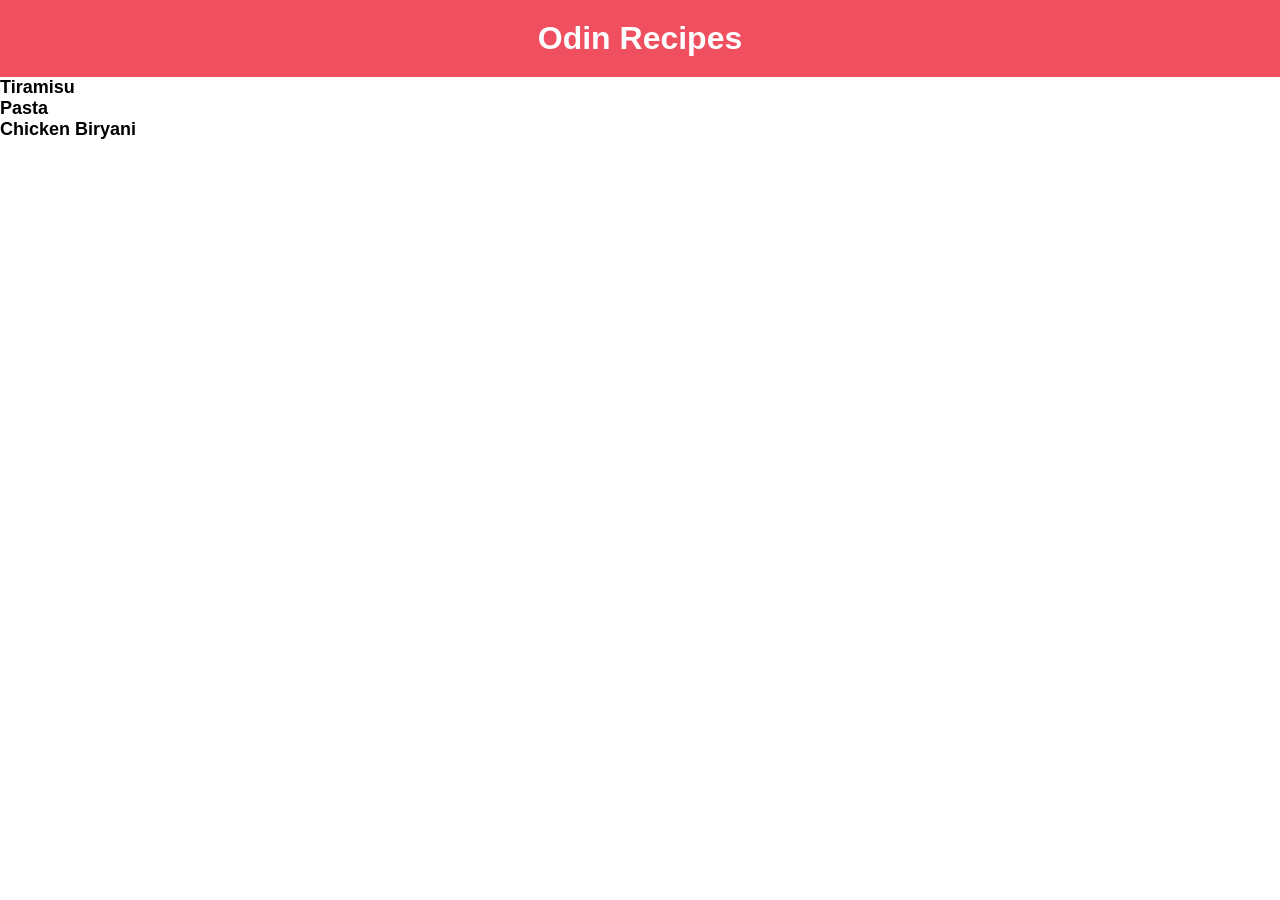
<file: index.html>
<!DOCTYPE html>
<html lang="en">
<head>
    <meta charset="UTF-8">
    <meta name="viewport" content="width=device-width, initial-scale=1.0">
    <title>Odin Recipes</title>
    <link rel="stylesheet" href="style.css">
</head>
<body>
    <h1>Odin Recipes</h1>

        <ul>
            <li><a href="recipes/Tiramisu.html" target="_blank" rel="noopener noreferrer">Tiramisu</a></li>
            <li><a href="recipes/pasta.html" target="_blank" rel="noopener noreferrer">Pasta</a></li>
            <li><a href="recipes/chicken-biryani.html" target="_blank" rel="noopener noreferrer">Chicken Biryani</a></li>
        </ul>
</body>
</html>
</file>
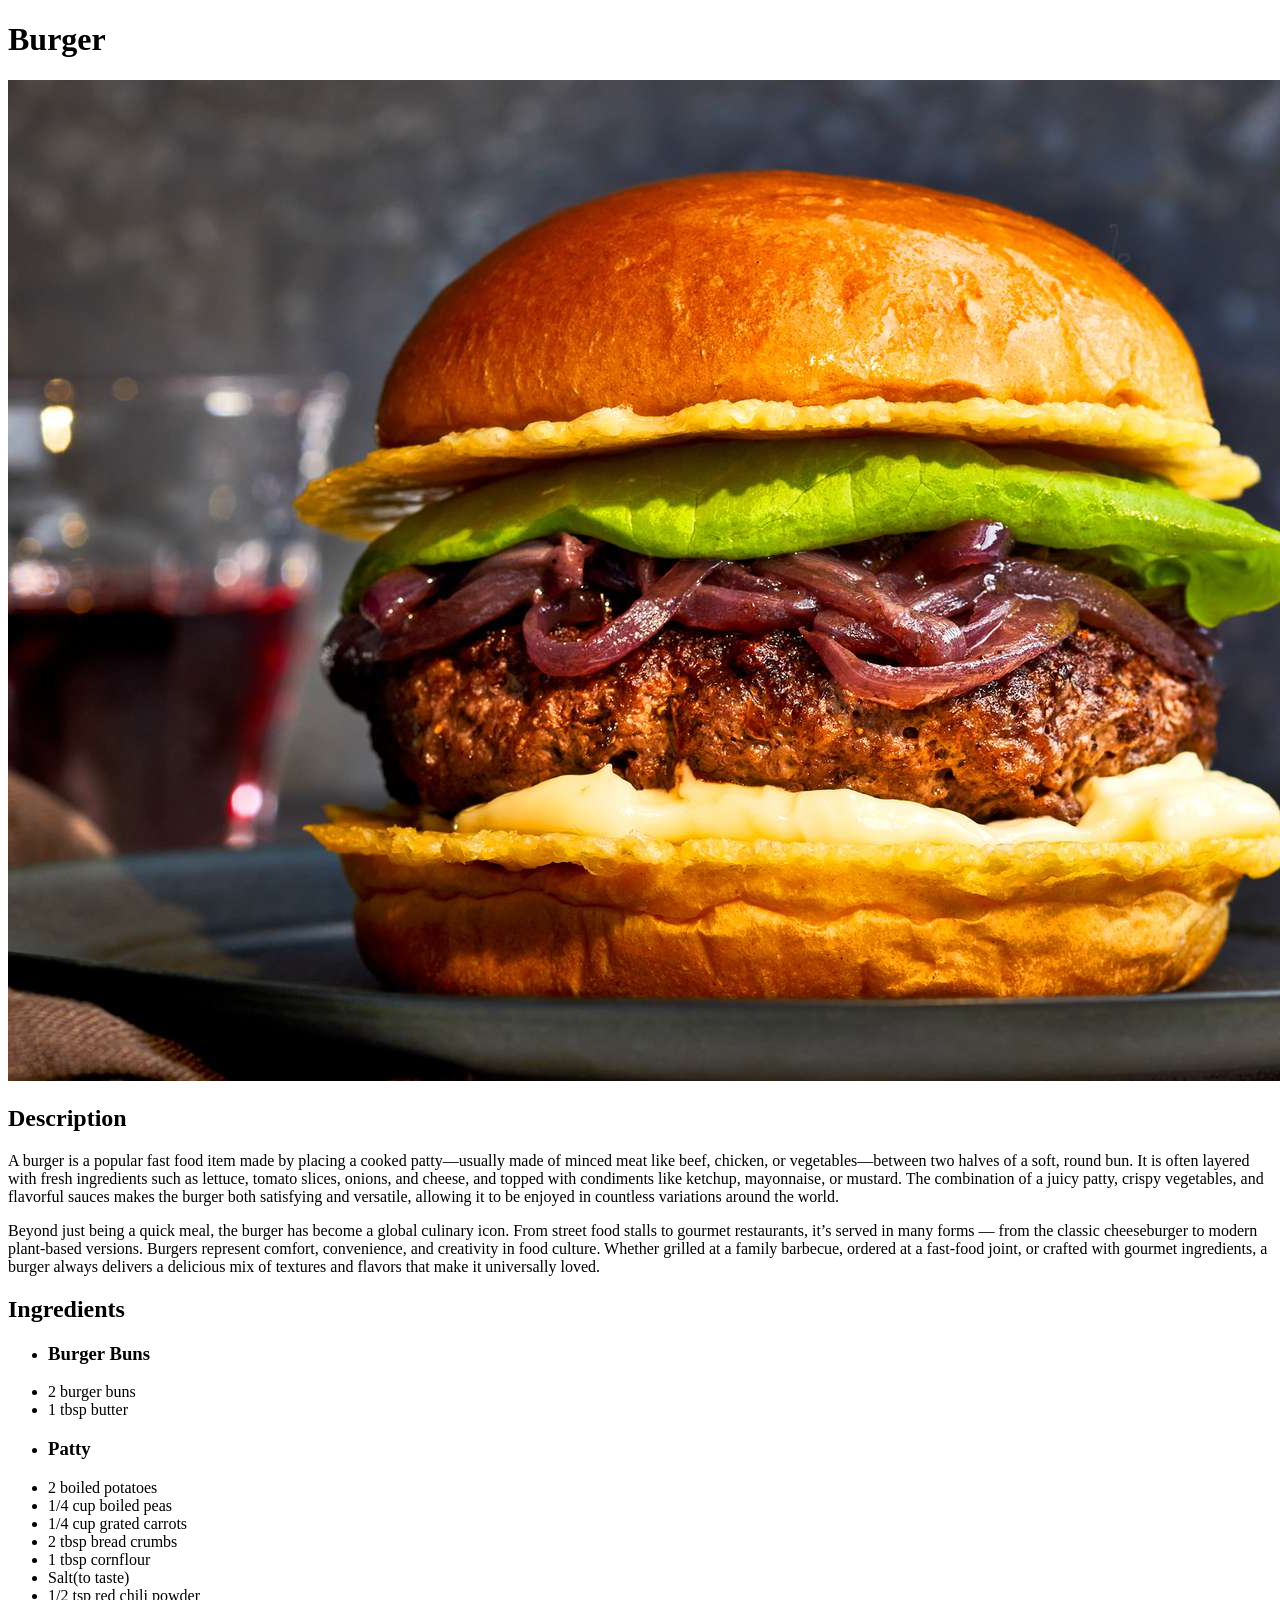
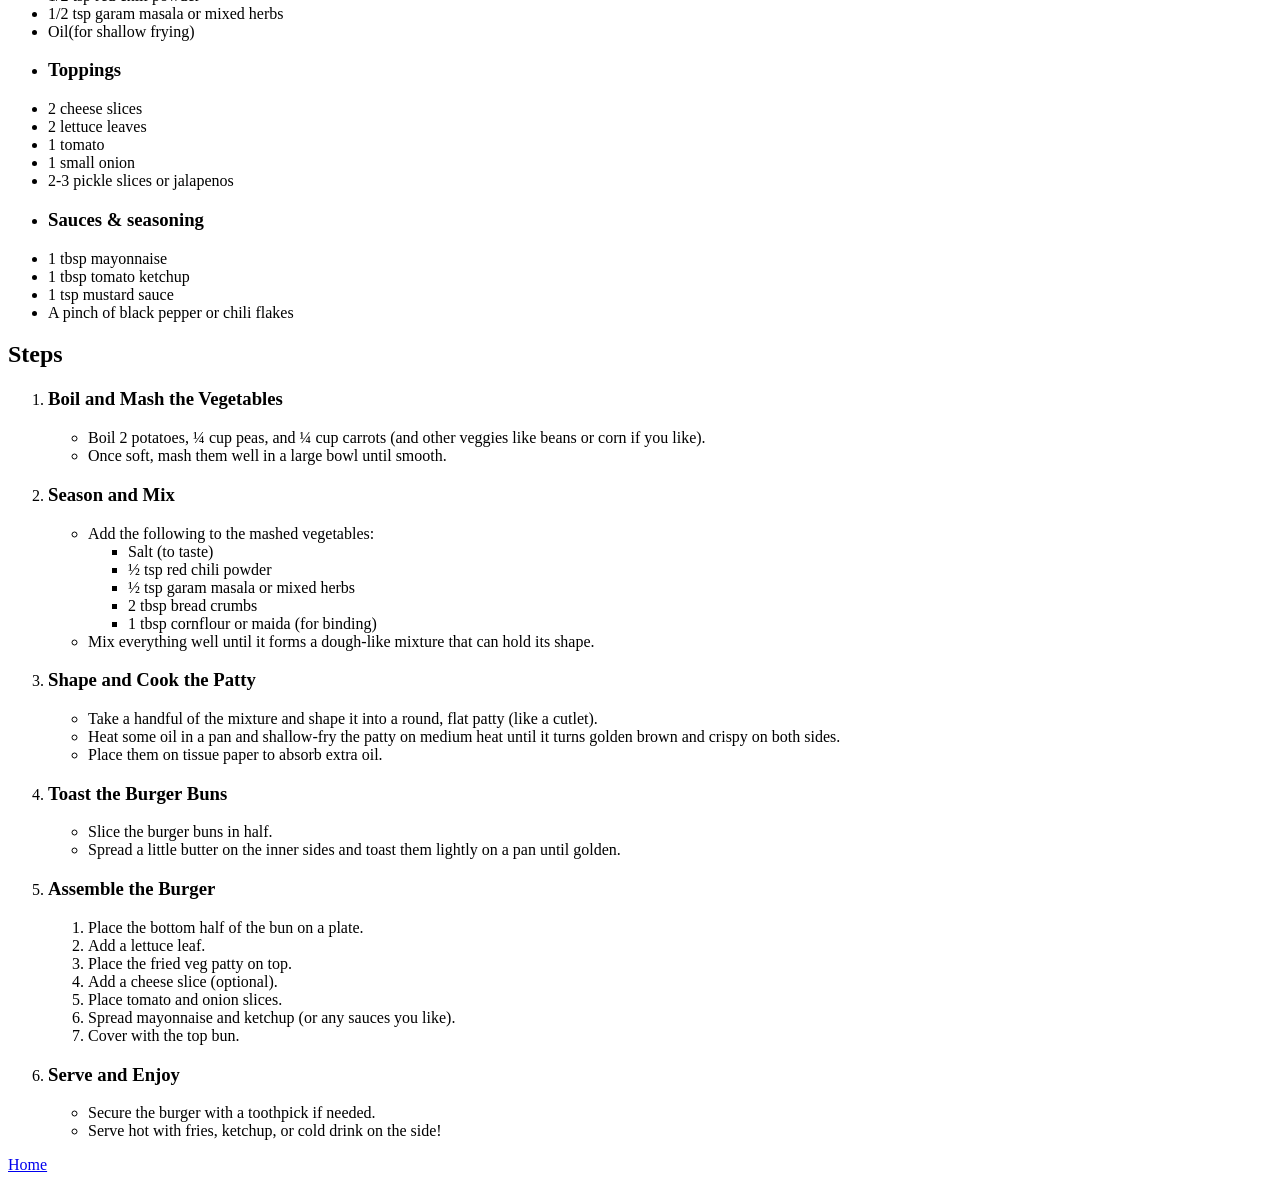
<file: recipes/burger.html>
<!DOCTYPE html>
<html lang="en">
<head>
    <meta charset="UTF-8">
    <meta name="viewport" content="width=device-width, initial-scale=1.0">
    <title>Burger</title>
</head>
<body>
    <h1>Burger</h1>
    <img src="../Img/Burger.jpg" alt="Burger">
    <h2>Description</h2>
    <p>A burger is a popular fast food item made by placing a cooked patty—usually made of minced meat like beef, chicken, or vegetables—between two halves of a soft, round bun. It is often layered with fresh ingredients such as lettuce, tomato slices, onions, and cheese, and topped with condiments like ketchup, mayonnaise, or mustard. The combination of a juicy patty, crispy vegetables, and flavorful sauces makes the burger both satisfying and versatile, allowing it to be enjoyed in countless variations around the world.</p>

    <p>Beyond just being a quick meal, the burger has become a global culinary icon. From street food stalls to gourmet restaurants, it’s served in many forms — from the classic cheeseburger to modern plant-based versions. Burgers represent comfort, convenience, and creativity in food culture. Whether grilled at a family barbecue, ordered at a fast-food joint, or crafted with gourmet ingredients, a burger always delivers a delicious mix of textures and flavors that make it universally loved.</p>
    
    <h2>Ingredients</h2>
    <ul>
        <li><h3>Burger Buns</h3></li>
        <li>2 burger buns</li>
        <li>1 tbsp butter</li>
        <li><h3>Patty</h3></li>
        <li>2 boiled potatoes</li>
        <li>1/4 cup boiled peas</li>
        <li>1/4 cup grated carrots</li>
        <li>2 tbsp bread crumbs</li>
        <li>1 tbsp cornflour</li>
        <li>Salt(to taste)</li>
        <li>1/2 tsp red chili powder</li>
        <li>1/2 tsp garam masala or mixed herbs</li>
        <li>Oil(for shallow frying)</li>
        <li><h3>Toppings</h3></li>
        <li>2 cheese slices</li>
        <li>2 lettuce leaves</li>
        <li>1 tomato</li>
        <li>1 small onion</li>
        <li>2-3 pickle slices or jalapenos</li>
        <li><h3>Sauces & seasoning</h3></li>
        <li>1 tbsp mayonnaise</li>
        <li>1 tbsp tomato ketchup</li>
        <li>1 tsp mustard sauce</li>
        <li>A pinch of black pepper or chili flakes</li>
    </ul>

    <h2>Steps</h2>
    <ol>
        <li>
            <h3>Boil and Mash the Vegetables</h3>
            <ul>
                <li>Boil 2 potatoes, ¼ cup peas, and ¼ cup carrots (and other veggies like beans or corn if you like).</li>
                <li>Once soft, mash them well in a large bowl until smooth.</li>
            </ul>
        </li>
        <li>
            <h3>Season and Mix</h3>
            <ul>
                <li>Add the following to the mashed vegetables:</li>
                <ul>
                    <li>Salt (to taste)</li>
                    <li>½ tsp red chili powder</li>
                    <li>½ tsp garam masala or mixed herbs</li>
                    <li>2 tbsp bread crumbs</li>
                    <li>1 tbsp cornflour or maida (for binding)</li>
                </ul>
                <li>Mix everything well until it forms a dough-like mixture that can hold its shape.</li>
            </ul>
        </li>
        <li>
            <h3>Shape and Cook the Patty</h3>
            <ul>
                <li>Take a handful of the mixture and shape it into a round, flat patty (like a cutlet).</li>
                <li>Heat some oil in a pan and shallow-fry the patty on medium heat until it turns golden brown and crispy on both sides.</li>
                <li>Place them on tissue paper to absorb extra oil.</li>
            </ul>
        </li>
        <li>
            <h3>Toast the Burger Buns</h3>
            <ul>
                <li>Slice the burger buns in half.</li>
                <li>Spread a little butter on the inner sides and toast them lightly on a pan until golden.</li>
            </ul>
        </li>
        <li>
            <h3>Assemble the Burger</h3>
            <ol>
                <li>Place the bottom half of the bun on a plate.</li>
                <li>Add a lettuce leaf.</li>
                <li>Place the fried veg patty on top.</li>
                <li>Add a cheese slice (optional).</li>
                <li>Place tomato and onion slices.</li>
                <li>Spread mayonnaise and ketchup (or any sauces you like).</li>
                <li>Cover with the top bun.</li>
            </ol>
        </li>
        <li>
            <h3>Serve and Enjoy</h3>
            <ul>
                <li>Secure the burger with a toothpick if needed.</li>
                <li>Serve hot with fries, ketchup, or cold drink on the side!</li>
            </ul>
        </li>
    </ol>

    <a href="../index.html">Home</a>
</body>
</html>
</file>
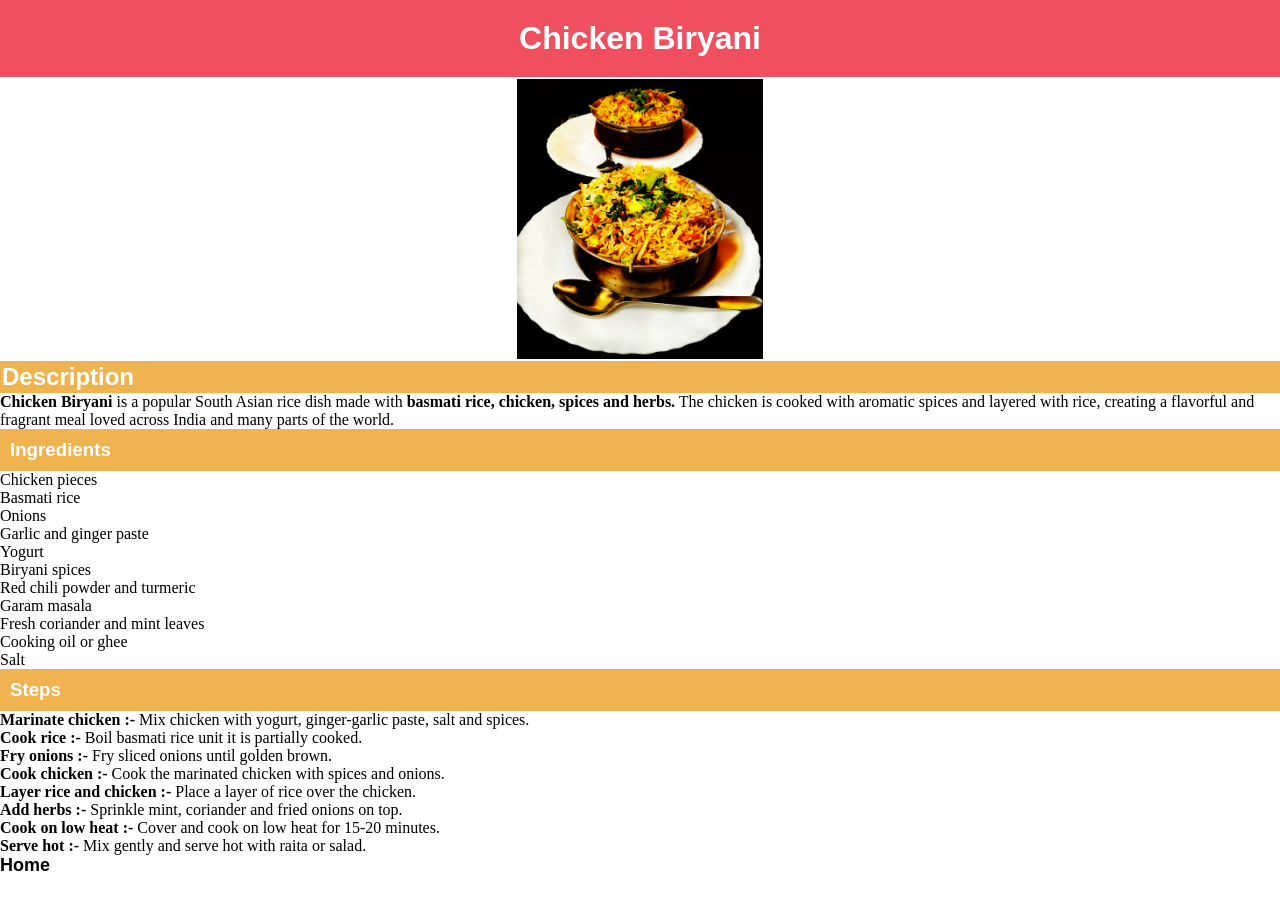
<file: recipes/chicken-biryani.html>
<!DOCTYPE html>
<html lang="en">
<head>
    <meta charset="UTF-8">
    <meta name="viewport" content="width=device-width, initial-scale=1.0">
    <title>Chicken Biryani</title>
    <link rel="stylesheet" href="../style.css">
</head>
<body>
    <h1>Chicken Biryani</h1>
    <img src="../images/biryani.jpg" alt="Chicken Biryani" width="2247px" height="2559px">
    <h2>Description</h2>
    <p><strong>Chicken Biryani</strong> is a popular South Asian rice dish made with <strong>basmati rice, chicken, spices and herbs.</strong> The chicken is cooked with aromatic spices and layered with rice, creating a flavorful and fragrant meal loved across India and many parts of the world.</p>

    <h3>Ingredients</h3>

    <ul>
        <li>Chicken pieces</li>
        <li>Basmati rice</li>
        <li>Onions</li>
        <li>Garlic and ginger paste</li>
        <li>Yogurt</li>
        <li>Biryani spices</li>
        <li>Red chili powder and turmeric</li>
        <li>Garam masala</li>
        <li>Fresh coriander and mint leaves</li>
        <li>Cooking oil or ghee</li>
        <li>Salt</li>
    </ul>

    <h3>Steps</h3>
    <ol>
        <li><Strong>Marinate chicken :- </Strong>Mix chicken with yogurt, ginger-garlic paste, salt and spices.</li>
        <li><strong>Cook rice :- </strong>Boil basmati rice unit it is partially cooked.</li>
        <li><strong>Fry onions :- </strong>Fry sliced onions until golden brown.</li>
        <li><strong>Cook chicken :- </strong>Cook the marinated chicken with spices and onions.</li>
        <li><strong>Layer rice and chicken :- </strong>Place a layer of rice over the chicken.</li>
        <li><strong>Add herbs :- </strong>Sprinkle mint, coriander and fried onions on top.</li>
        <li><strong>Cook on low heat :- </strong>Cover and cook on low heat for 15-20 minutes.</li>
        <li><strong>Serve hot :- </strong>Mix gently and serve hot with raita or salad.</li>
    </ol>

    <a href="../index.html">Home</a>
</body>
</html>
</file>
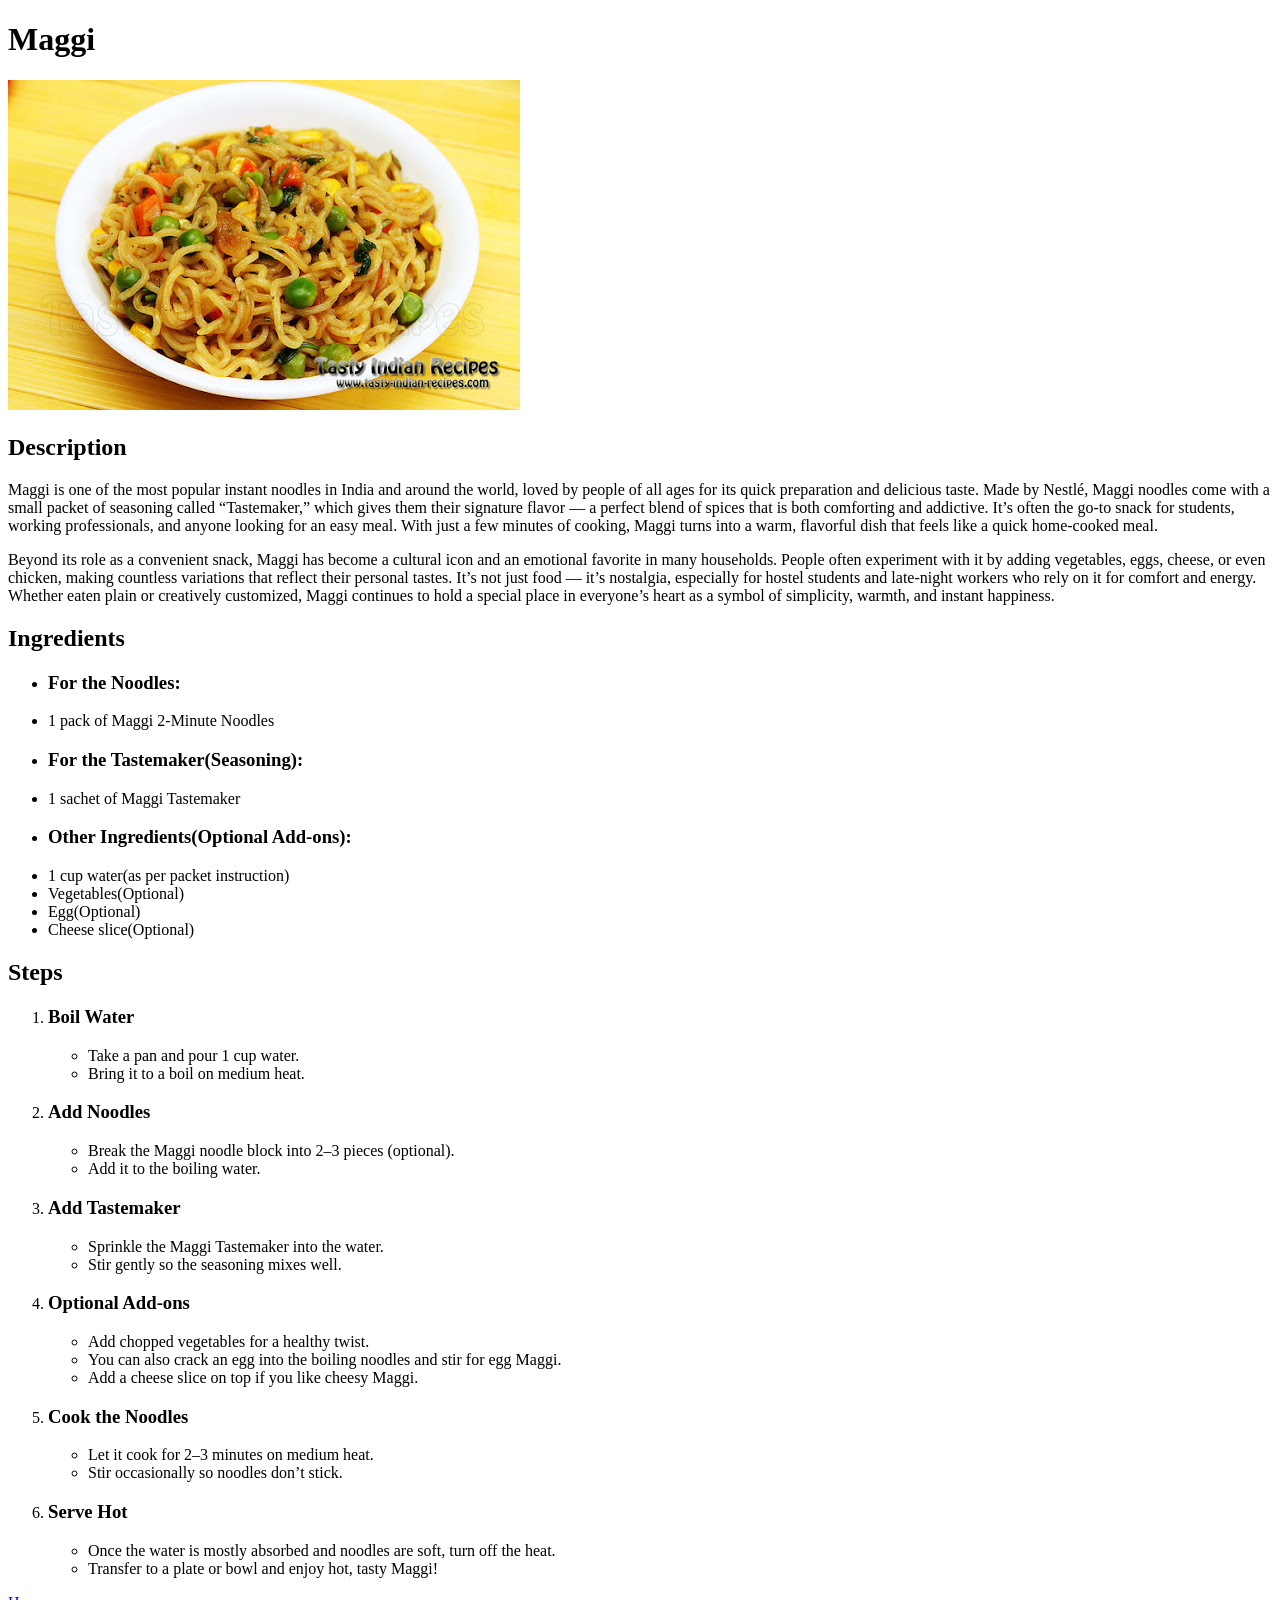
<file: recipes/maggi.html>
<!DOCTYPE html>
<html lang="en">
<head>
    <meta charset="UTF-8">
    <meta name="viewport" content="width=device-width, initial-scale=1.0">
    <title>Maggi</title>
</head>
<body>
    <h1>Maggi</h1>
    <img src="../Img/Maggi.jpg" alt="Maggi">
    <h2>Description</h2>
    <p>Maggi is one of the most popular instant noodles in India and around the world, loved by people of all ages for its quick preparation and delicious taste. Made by Nestlé, Maggi noodles come with a small packet of seasoning called “Tastemaker,” which gives them their signature flavor — a perfect blend of spices that is both comforting and addictive. It’s often the go-to snack for students, working professionals, and anyone looking for an easy meal. With just a few minutes of cooking, Maggi turns into a warm, flavorful dish that feels like a quick home-cooked meal.</p>
    <p>Beyond its role as a convenient snack, Maggi has become a cultural icon and an emotional favorite in many households. People often experiment with it by adding vegetables, eggs, cheese, or even chicken, making countless variations that reflect their personal tastes. It’s not just food — it’s nostalgia, especially for hostel students and late-night workers who rely on it for comfort and energy. Whether eaten plain or creatively customized, Maggi continues to hold a special place in everyone’s heart as a symbol of simplicity, warmth, and instant happiness.</p>

    <h2>Ingredients</h2>
    <ul>
        <li><h3>For the Noodles:</h3></li>
        <li>1 pack of Maggi 2-Minute Noodles</li>
        <li><h3>For the Tastemaker(Seasoning):</h3></li>
        <li>1 sachet of Maggi Tastemaker</li>
        <li><h3>Other Ingredients(Optional Add-ons):</h3></li>
        <li>1 cup water(as per packet instruction)</li>
        <li>Vegetables(Optional)</li>
        <li>Egg(Optional)</li>
        <li>Cheese slice(Optional)</li>
    </ul>

    <h2>Steps</h2>
    <ol>
        <li>
            <h3>Boil Water</h3>
            <ul>
                <li>Take a pan and pour 1 cup water.</li>
                <li>Bring it to a boil on medium heat.</li>
            </ul>
        </li>
        <li>
            <h3>Add Noodles</h3>
            <ul>
                <li>Break the Maggi noodle block into 2–3 pieces (optional).</li>
                <li>Add it to the boiling water.</li>
            </ul>
        </li>
        <li>
            <h3>Add Tastemaker</h3>
            <ul>
                <li>Sprinkle the Maggi Tastemaker into the water.</li>
                <li>Stir gently so the seasoning mixes well.</li>
            </ul>
        </li>
        <li>
            <h3>Optional Add-ons</h3>
            <ul>
                <li>Add chopped vegetables for a healthy twist.</li>
                <li>You can also crack an egg into the boiling noodles and stir for egg Maggi.</li>
                <li>Add a cheese slice on top if you like cheesy Maggi.</li>
            </ul>
        </li>
        <li>
            <h3>Cook the Noodles</h3>
            <ul>
                <li>Let it cook for 2–3 minutes on medium heat.</li>
                <li>Stir occasionally so noodles don’t stick.</li>
            </ul>
        </li>
        <li>
            <h3>Serve Hot</h3>
            <ul>
                <li>Once the water is mostly absorbed and noodles are soft, turn off the heat.</li>
                <li>Transfer to a plate or bowl and enjoy hot, tasty Maggi!</li>
            </ul>
        </li>
    </ol>
    <a href="../index.html">Home</a>
</body>
</html>
</file>
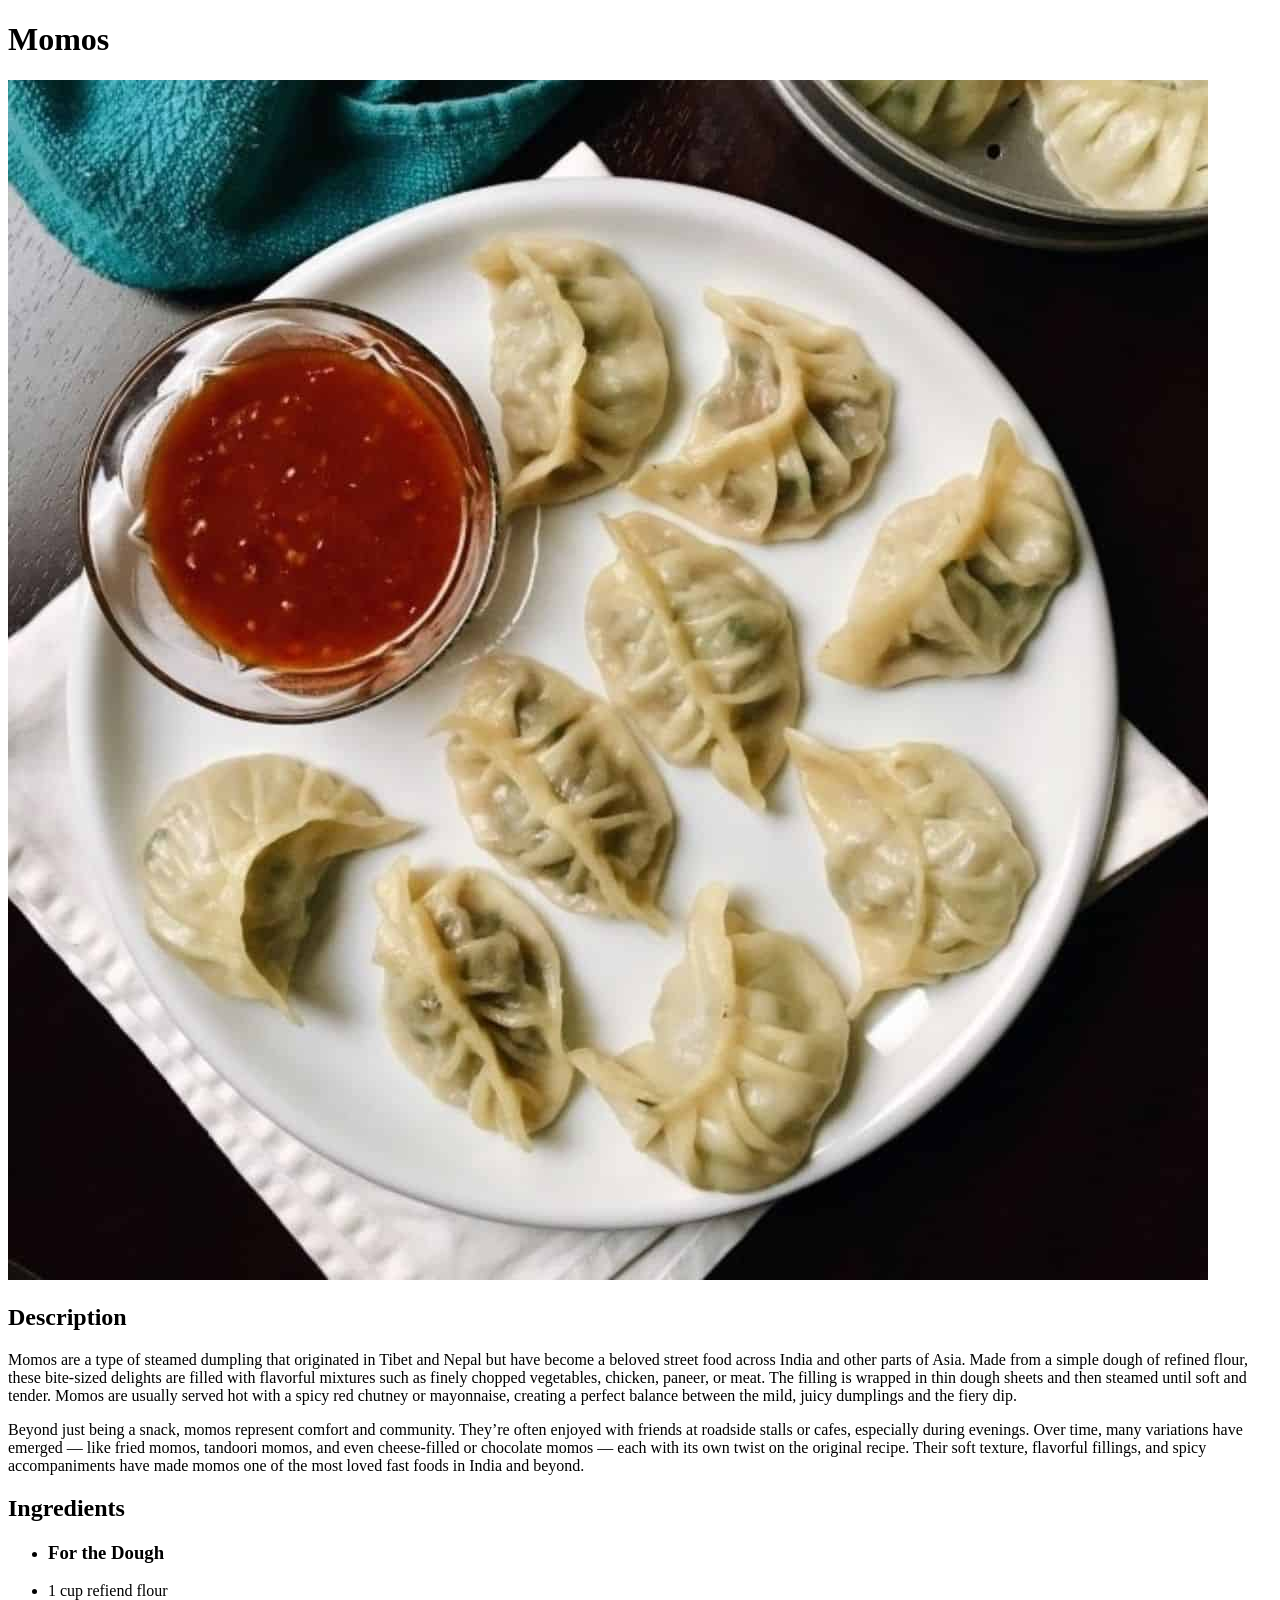
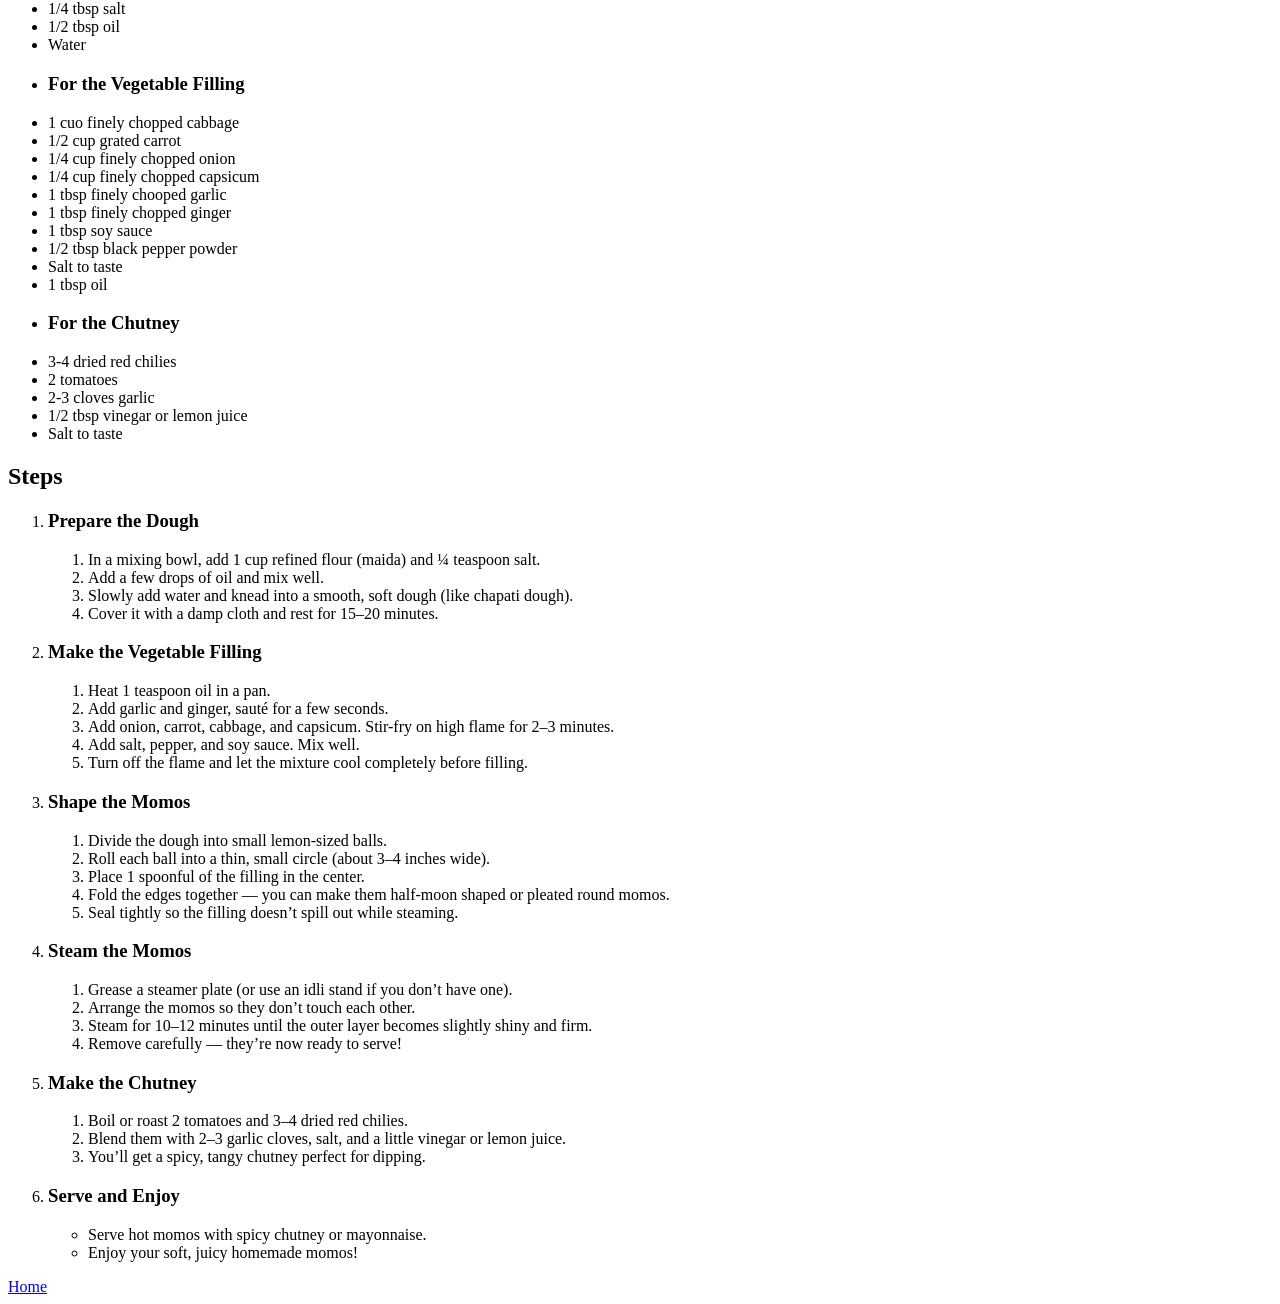
<file: recipes/momos.html>
<!DOCTYPE html>
<html lang="en">
<head>
    <meta charset="UTF-8">
    <meta name="viewport" content="width=device-width, initial-scale=1.0">
    <title>Momos</title>
</head>
<body>
    <h1>Momos</h1>
    <img src="../Img/Momos.jpg" alt="Momos">
    <h2>Description</h2>
    <p>
        Momos are a type of steamed dumpling that originated in Tibet and Nepal but have become a beloved street food across India and other parts of Asia. Made from a simple dough of refined flour, these bite-sized delights are filled with flavorful mixtures such as finely chopped vegetables, chicken, paneer, or meat. The filling is wrapped in thin dough sheets and then steamed until soft and tender. Momos are usually served hot with a spicy red chutney or mayonnaise, creating a perfect balance between the mild, juicy dumplings and the fiery dip.
    </p>
    <p>
        Beyond just being a snack, momos represent comfort and community. They’re often enjoyed with friends at roadside stalls or cafes, especially during evenings. Over time, many variations have emerged — like fried momos, tandoori momos, and even cheese-filled or chocolate momos — each with its own twist on the original recipe. Their soft texture, flavorful fillings, and spicy accompaniments have made momos one of the most loved fast foods in India and beyond.
    </p>

    <h2>Ingredients</h2>
    <ul>
        <li><h3>For the Dough</h3></li>
        <li>1 cup refiend flour</li>
        <li>1/4 tbsp salt</li>
        <li>1/2 tbsp oil</li>
        <li>Water</li>
        <li><h3>For the Vegetable Filling</h3></li>
        <li>1 cuo finely chopped cabbage</li>
        <li>1/2 cup grated carrot</li>
        <li>1/4 cup finely chopped onion</li>
        <li>1/4 cup finely chopped capsicum</li>
        <li>1 tbsp finely chooped garlic</li>
        <li>1 tbsp finely chopped ginger</li>
        <li>1 tbsp soy sauce</li>
        <li>1/2 tbsp black pepper powder</li>
        <li>Salt to taste</li>
        <li>1 tbsp oil</li>
        <li><h3>For the Chutney</h3></li>
        <li>3-4 dried red chilies</li>
        <li>2 tomatoes</li>
        <li>2-3 cloves garlic</li>
        <li>1/2 tbsp vinegar or lemon juice</li>
        <li>Salt to taste</li>
    </ul>

    <h2>Steps</h2>
    <ol>
        <li>
            <h3>Prepare the Dough</h3>
            <ol>
                <li>In a mixing bowl, add 1 cup refined flour (maida) and ¼ teaspoon salt.</li>
                <li>Add a few drops of oil and mix well.</li>
                <li>Slowly add water and knead into a smooth, soft dough (like chapati dough).</li>
                <li>Cover it with a damp cloth and rest for 15–20 minutes.</li>
            </ol>
        </li>
        <li>
            <h3>Make the Vegetable Filling</h3>
            <ol>
                <li>Heat 1 teaspoon oil in a pan.</li>
                <li>Add garlic and ginger, sauté for a few seconds.</li>
                <li>Add onion, carrot, cabbage, and capsicum. Stir-fry on high flame for 2–3 minutes.</li>
                <li>Add salt, pepper, and soy sauce. Mix well.</li>
                <li>Turn off the flame and let the mixture cool completely before filling.</li>
            </ol>
        </li>
        <li>
            <h3>Shape the Momos</h3>
            <ol>
                <li>Divide the dough into small lemon-sized balls.</li>
                <li>Roll each ball into a thin, small circle (about 3–4 inches wide).</li>
                <li>Place 1 spoonful of the filling in the center.</li>
                <li>Fold the edges together — you can make them half-moon shaped or pleated round momos.</li>
                <li>Seal tightly so the filling doesn’t spill out while steaming.</li>
            </ol>
        </li>
        <li>
            <h3>Steam the Momos</h3>
            <ol>
                <li>Grease a steamer plate (or use an idli stand if you don’t have one).</li>
                <li>Arrange the momos so they don’t touch each other.</li>
                <li>Steam for 10–12 minutes until the outer layer becomes slightly shiny and firm.</li>
                <li>Remove carefully — they’re now ready to serve!</li>
            </ol>
        </li>
        <li>
            <h3>Make the Chutney</h3>
            <ol>
                <li>Boil or roast 2 tomatoes and 3–4 dried red chilies.</li>
                <li>Blend them with 2–3 garlic cloves, salt, and a little vinegar or lemon juice.</li>
                <li>You’ll get a spicy, tangy chutney perfect for dipping.</li>
            </ol>
        </li>
        <li>
            <h3>Serve and Enjoy</h3>
            <ul>
                <li>Serve hot momos with spicy chutney or mayonnaise.</li>
                <li>Enjoy your soft, juicy homemade momos!</li>
            </ul>
        </li>
    </ol>
    <a href="../index.html">Home</a>
</body>
</html>
</file>
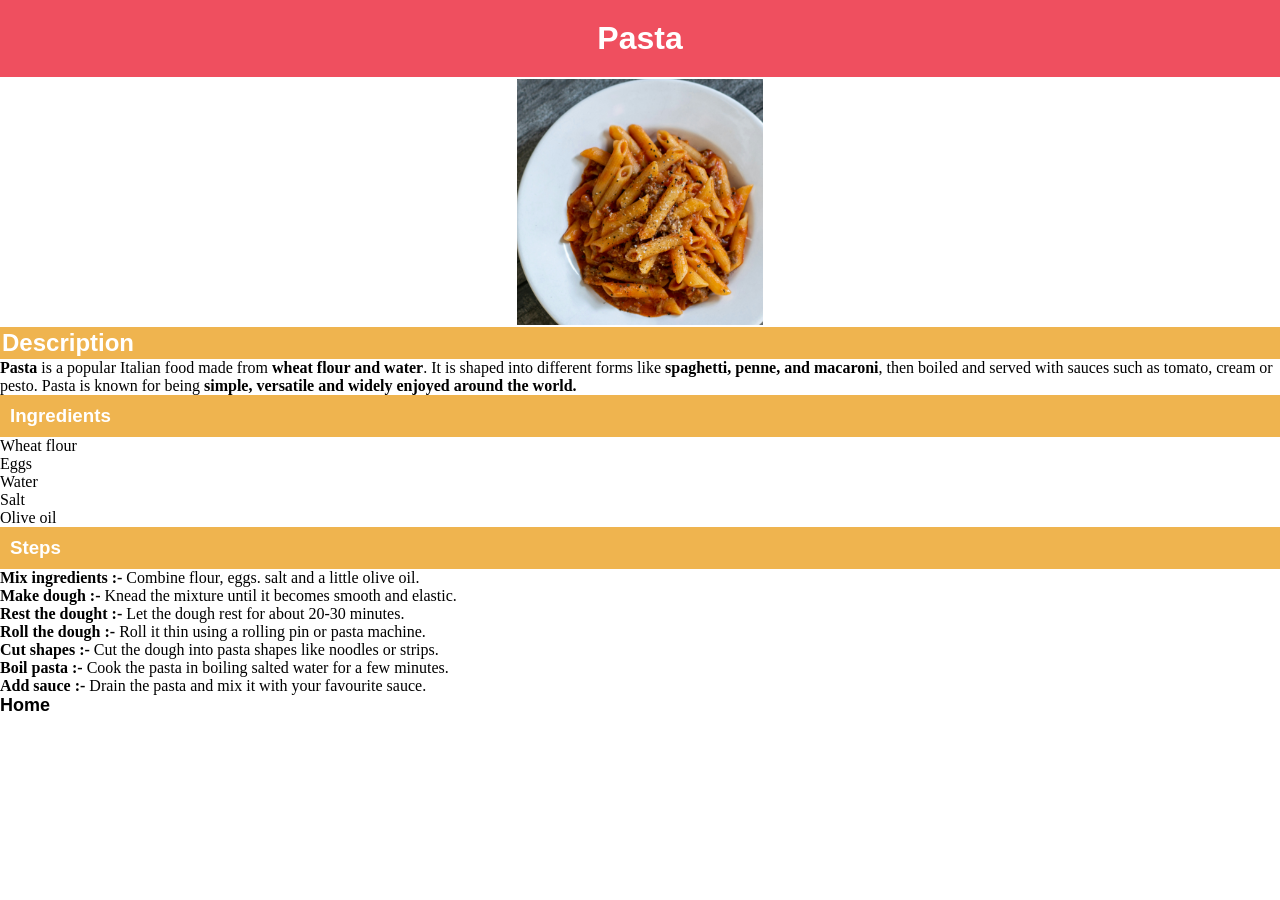
<file: recipes/pasta.html>
<!DOCTYPE html>
<html lang="en">
<head>
    <meta charset="UTF-8">
    <meta name="viewport" content="width=device-width, initial-scale=1.0">
    <title>Pasta</title>
    <link rel="stylesheet" href="../style.css">
</head>
<body>
    <h1>Pasta</h1>
    <img src="../images/pasta.jpg" alt="Pasta" width="2706px" height="2706px">
    <h2>Description</h2>
    <p><strong>Pasta</strong> is a popular Italian food made from <strong>wheat flour and water</strong>. It is shaped into different forms like <strong>spaghetti, penne, and macaroni</strong>, then boiled and served with sauces such as tomato, cream or pesto. Pasta is known for being <strong>simple, versatile and widely enjoyed around the world.</strong></p>
    
    <h3>Ingredients</h3>
    <ul>
        <li>Wheat flour</li>
        <li>Eggs</li>
        <li>Water</li>
        <li>Salt</li>
        <li>Olive oil</li>
    </ul>

    <h3>Steps</h3>
    <ol>
        <li><strong>Mix ingredients :- </strong>Combine flour, eggs. salt and a little olive oil.</li>
        <li><strong>Make dough :- </strong>Knead the mixture until it becomes smooth and elastic.</li>
        <li><strong>Rest the dought :- </strong> Let the dough rest for about 20-30 minutes.</li>
        <li><strong>Roll the dough :- </strong>Roll it thin using a rolling pin or pasta machine.</li>
        <li><strong>Cut shapes :- </strong>Cut the dough into pasta shapes like noodles or strips.</li>
        <li><strong>Boil pasta :- </strong>Cook the pasta in boiling salted water for a few minutes.</li>
        <li><strong>Add sauce :- </strong>Drain the pasta and mix it with your favourite sauce.</li>
    </ol>

    <a href="../index.html">Home</a>
</body>
</html>
</file>
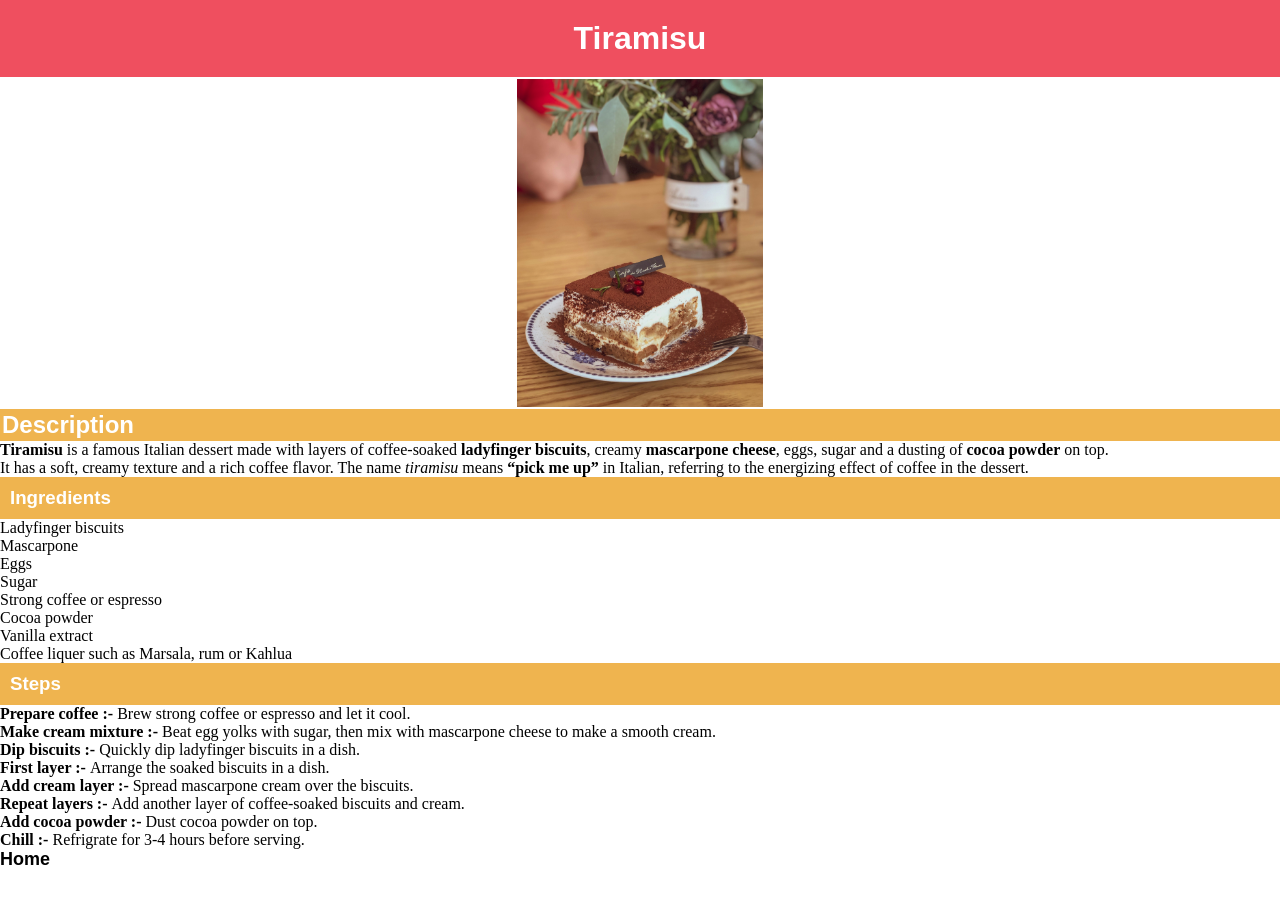
<file: recipes/Tiramisu.html>
<!DOCTYPE html>
<html lang="en">
<head>
    <meta charset="UTF-8">
    <meta name="viewport" content="width=device-width, initial-scale=1.0">
    <title>Tiramisu</title>
    <link rel="stylesheet" href="../style.css">
</head>
<body>
    <h1>Tiramisu</h1>
    <img src="../images/tiramisu.jpg" alt="Tiramisu" width="2873px" height="3830px">
    <h2>Description</h2>
    <p><strong>Tiramisu</strong> is a famous Italian dessert made with layers of coffee-soaked <strong>ladyfinger biscuits</strong>, creamy <strong>mascarpone cheese</strong>, eggs, sugar and a dusting of <strong>cocoa powder</strong> on top.</p>

    <p>It has a soft, creamy texture and a rich coffee flavor. The name <em>tiramisu</em> means <strong>&ldquo;pick me up&rdquo;</strong> in Italian, referring to the energizing effect of coffee in the dessert.</p>

    <h3>Ingredients</h3>
    <ul>
        <li>Ladyfinger biscuits</li>
        <li>Mascarpone</li>
        <li>Eggs</li>
        <li>Sugar</li>
        <li>Strong coffee or espresso</li>
        <li>Cocoa powder</li>
        <li>Vanilla extract</li>
        <li>Coffee liquer such as Marsala, rum or Kahlua</li>
    </ul>

    <h3>Steps</h3>
    <ol>
        <li><strong>Prepare coffee :- </strong>Brew strong coffee or espresso and let it cool.</li>
        <li><strong>Make cream mixture :- </strong>Beat egg yolks with sugar, then mix with mascarpone cheese to make a smooth cream.</li>
        <li><strong>Dip biscuits :- </strong>Quickly dip ladyfinger biscuits in a dish.</li>
        <li><strong>First layer :- </strong>Arrange the soaked biscuits in a dish.</li>
        <li><strong>Add cream layer :- </strong>Spread mascarpone cream over the biscuits.</li>
        <li><strong>Repeat layers :- </strong>Add another layer of coffee-soaked biscuits and cream.</li>
        <li><strong>Add cocoa powder :- </strong>Dust cocoa powder on top.</li>
        <li><strong>Chill :- </strong>Refrigrate for 3-4 hours before serving.</li>
    </ol>

    <a href="../index.html">Home</a>
</body>
</html>
</file>
<file: style.css>
*{
    box-sizing: border-box;
    margin: 0 auto;
    padding: 0;
}

h1{
    text-align: center;
    background-color: rgb(239 79 95);
    color: white;
    padding: 20px;
    font-family: 'Franklin Gothic Medium', 'Arial Narrow', Arial, sans-serif;
}

a{
    font-weight: bold;
    text-decoration: none;
    font-family: 'Lucida Sans', 'Lucida Sans Regular', 'Lucida Grande', 'Lucida Sans Unicode', Geneva, Verdana, sans-serif;
    font-size: 18px;
    color: black
}

img{
    display: block;
    margin-left: auto;
    margin-right: auto;
    width: 250px;
    height: auto;
    border: 2px solid white;
}

h2{
    background-color: rgb(239, 180, 79);
    color: white;
    padding: 2px;
    font-family: 'Franklin Gothic Medium', 'Arial Narrow', Arial, sans-serif;
}

h3{
    background-color: rgb(239, 180, 79);
    color: white;
    padding: 10px;
    font-family: 'Franklin Gothic Medium', 'Arial Narrow', Arial, sans-serif;
}
</file>
